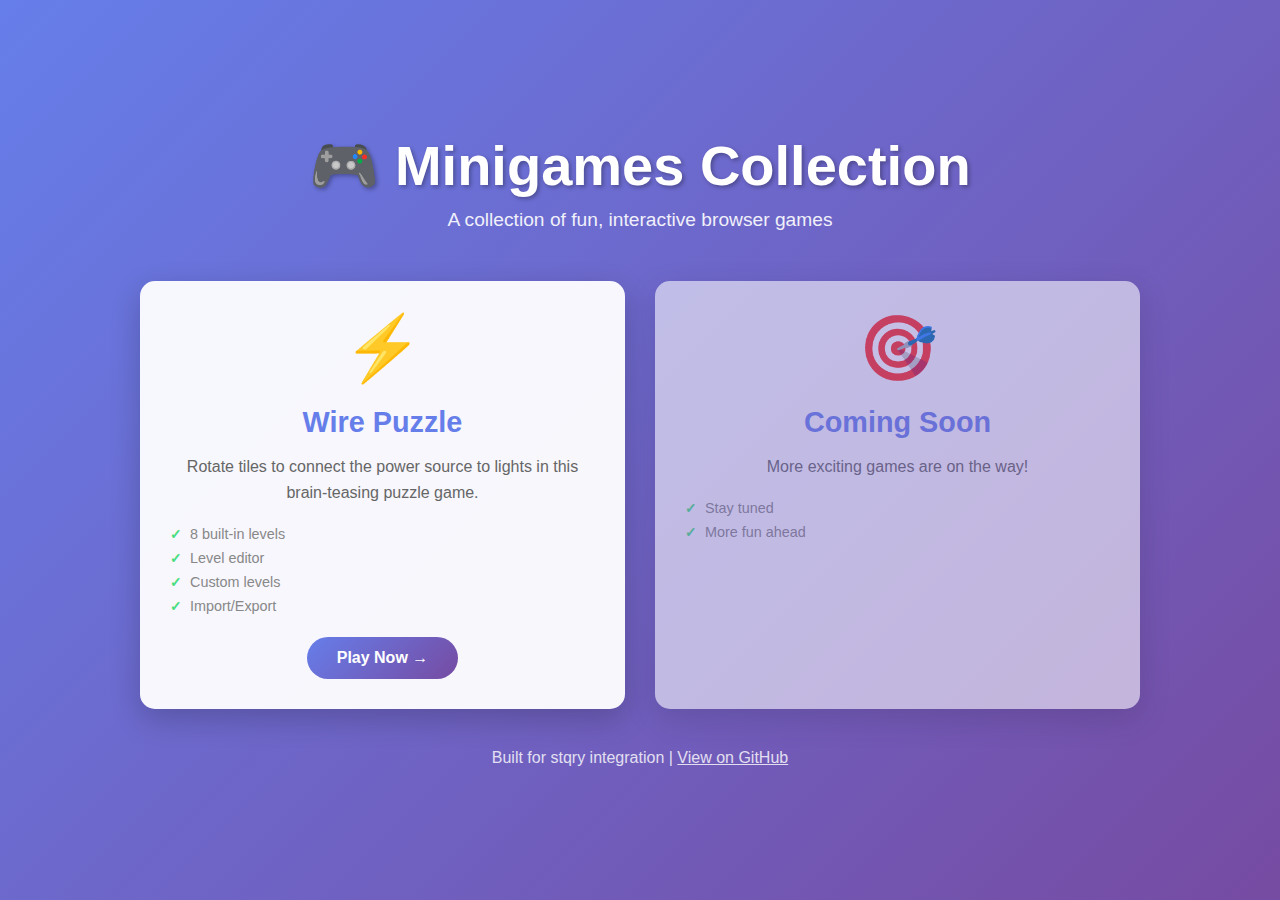
<file: index.html>
<!DOCTYPE html>
<html lang="en">
<head>
    <meta charset="UTF-8">
    <meta name="viewport" content="width=device-width, initial-scale=1.0">
    <title>Minigames Collection</title>
    <style>
        * {
            margin: 0;
            padding: 0;
            box-sizing: border-box;
        }

        body {
            font-family: 'Segoe UI', Tahoma, Geneva, Verdana, sans-serif;
            background: linear-gradient(135deg, #667eea 0%, #764ba2 100%);
            min-height: 100vh;
            display: flex;
            flex-direction: column;
            align-items: center;
            justify-content: center;
            padding: 20px;
        }

        .container {
            max-width: 1000px;
            width: 100%;
        }

        header {
            text-align: center;
            margin-bottom: 50px;
            color: #fff;
        }

        h1 {
            font-size: 3.5em;
            margin-bottom: 10px;
            text-shadow: 2px 2px 4px rgba(0, 0, 0, 0.3);
        }

        .subtitle {
            font-size: 1.2em;
            opacity: 0.9;
        }

        .games-grid {
            display: grid;
            grid-template-columns: repeat(auto-fit, minmax(300px, 1fr));
            gap: 30px;
            margin-bottom: 40px;
        }

        .game-card {
            background: rgba(255, 255, 255, 0.95);
            border-radius: 15px;
            padding: 30px;
            text-align: center;
            transition: transform 0.3s, box-shadow 0.3s;
            cursor: pointer;
            text-decoration: none;
            color: inherit;
            display: block;
            box-shadow: 0 10px 30px rgba(0, 0, 0, 0.2);
        }

        .game-card:hover {
            transform: translateY(-10px);
            box-shadow: 0 15px 40px rgba(0, 0, 0, 0.3);
        }

        .game-icon {
            font-size: 4em;
            margin-bottom: 20px;
        }

        .game-card h2 {
            font-size: 1.8em;
            margin-bottom: 15px;
            color: #667eea;
        }

        .game-card p {
            color: #666;
            line-height: 1.6;
            margin-bottom: 20px;
        }

        .game-features {
            list-style: none;
            text-align: left;
            color: #888;
            font-size: 0.9em;
        }

        .game-features li {
            margin: 8px 0;
            padding-left: 20px;
            position: relative;
        }

        .game-features li::before {
            content: "✓";
            position: absolute;
            left: 0;
            color: #4ade80;
            font-weight: bold;
        }

        .play-btn {
            display: inline-block;
            background: linear-gradient(135deg, #667eea 0%, #764ba2 100%);
            color: #fff;
            padding: 12px 30px;
            border-radius: 25px;
            text-decoration: none;
            font-weight: bold;
            margin-top: 15px;
            transition: transform 0.2s;
        }

        .play-btn:hover {
            transform: scale(1.05);
        }

        footer {
            text-align: center;
            color: #fff;
            opacity: 0.8;
            margin-top: 40px;
        }

        footer a {
            color: #fff;
            text-decoration: underline;
        }

        @media (max-width: 768px) {
            h1 {
                font-size: 2.5em;
            }

            .games-grid {
                grid-template-columns: 1fr;
            }
        }
    </style>
</head>
<body>
    <div class="container">
        <header>
            <h1>🎮 Minigames Collection</h1>
            <p class="subtitle">A collection of fun, interactive browser games</p>
        </header>

        <div class="games-grid">
            <a href="wire-puzzle/" class="game-card">
                <div class="game-icon">⚡</div>
                <h2>Wire Puzzle</h2>
                <p>Rotate tiles to connect the power source to lights in this brain-teasing puzzle game.</p>
                <ul class="game-features">
                    <li>8 built-in levels</li>
                    <li>Level editor</li>
                    <li>Custom levels</li>
                    <li>Import/Export</li>
                </ul>
                <span class="play-btn">Play Now →</span>
            </a>

            <!-- Placeholder for future games -->
            <div class="game-card" style="opacity: 0.6; cursor: default; pointer-events: none;">
                <div class="game-icon">🎯</div>
                <h2>Coming Soon</h2>
                <p>More exciting games are on the way!</p>
                <ul class="game-features">
                    <li>Stay tuned</li>
                    <li>More fun ahead</li>
                </ul>
            </div>
        </div>

        <footer>
            <p>Built for stqry integration | <a href="https://github.com/violet-lgtm/minigames" target="_blank">View on GitHub</a></p>
        </footer>
    </div>
</body>
</html>
</file>
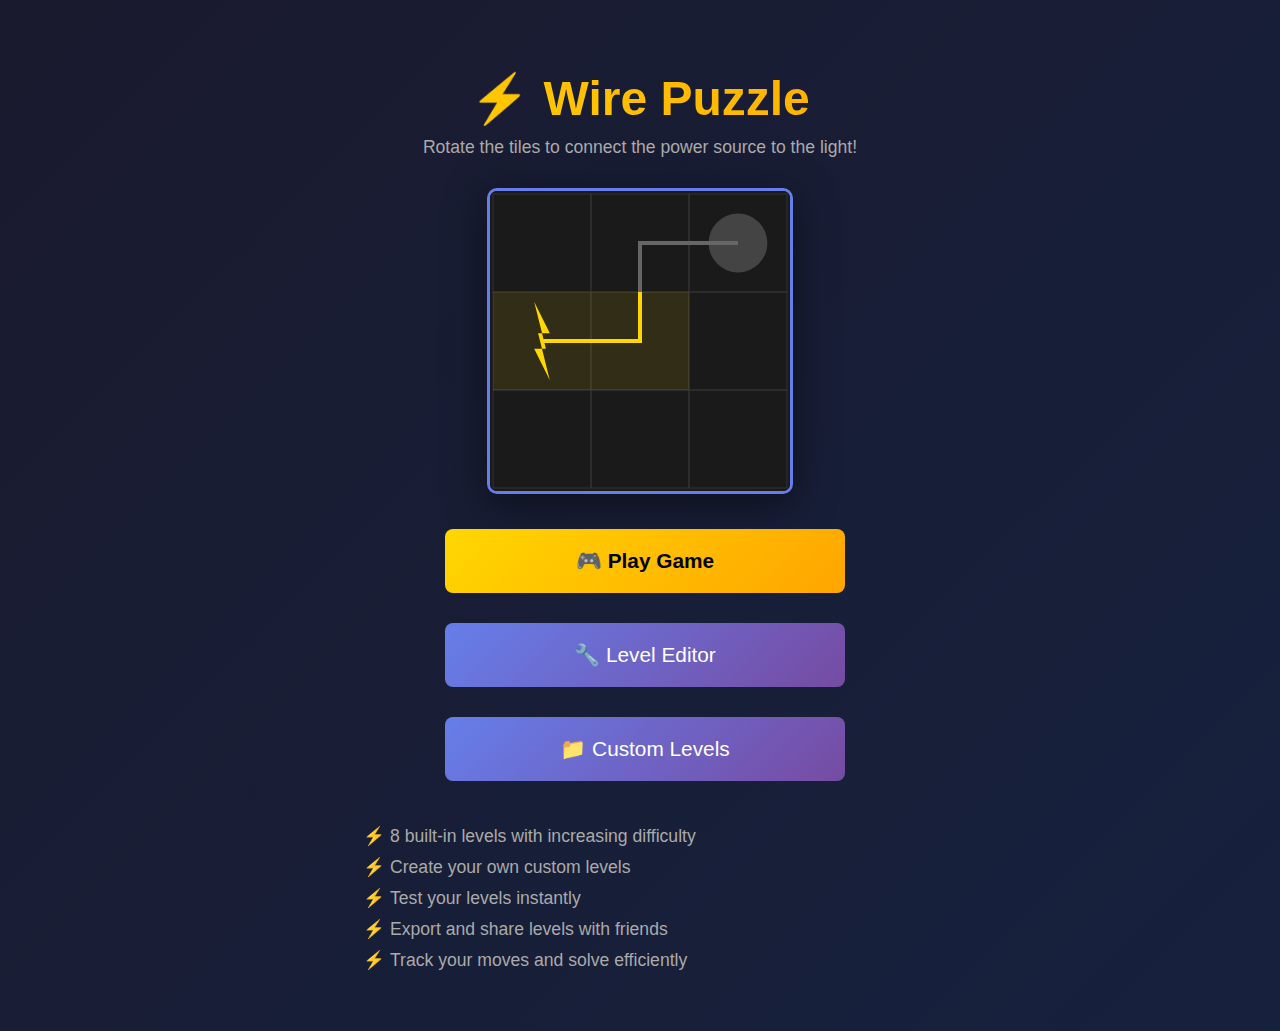
<file: wire-puzzle/index.html>
<!DOCTYPE html>
<html lang="en">
<head>
    <meta charset="UTF-8">
    <meta name="viewport" content="width=device-width, initial-scale=1.0, maximum-scale=1.0, user-scalable=no">
    <meta name="apple-mobile-web-app-capable" content="yes">
    <meta name="mobile-web-app-capable" content="yes">
    <title>Wire Puzzle - Connect the Power!</title>
    <link rel="stylesheet" href="css/common.css">
    <style>
        .menu-container {
            max-width: 800px;
            text-align: center;
        }

        .menu-buttons {
            display: flex;
            flex-direction: column;
            gap: 20px;
            max-width: 400px;
            margin: 0 auto;
        }

        .menu-btn {
            width: 100%;
            padding: 20px;
            font-size: 1.3em;
        }

        .feature-list {
            text-align: left;
            margin: 40px auto;
            max-width: 500px;
        }

        .feature-list li {
            color: #aaa;
            margin: 10px 0;
            font-size: 1.1em;
        }

        .feature-list li::marker {
            content: "⚡ ";
        }

        .preview-canvas {
            margin: 30px auto;
            display: block;
        }
    </style>
</head>
<body>
    <div class="container menu-container">
        <header>
            <h1>⚡ Wire Puzzle</h1>
            <p>Rotate the tiles to connect the power source to the light!</p>
        </header>

        <canvas id="previewCanvas" class="preview-canvas" width="300" height="300"></canvas>

        <div class="menu-buttons">
            <a href="game.html" class="btn btn-primary menu-btn">
                🎮 Play Game
            </a>
            <a href="editor.html" class="btn btn-secondary menu-btn">
                🔧 Level Editor
            </a>
            <a href="game.html?mode=custom" class="btn btn-secondary menu-btn">
                📁 Custom Levels
            </a>
        </div>

        <ul class="feature-list">
            <li>8 built-in levels with increasing difficulty</li>
            <li>Create your own custom levels</li>
            <li>Test your levels instantly</li>
            <li>Export and share levels with friends</li>
            <li>Track your moves and solve efficiently</li>
        </ul>
    </div>

    <script type="module">
        import { Renderer } from './js/core/renderer.js';
        import { ThemeManager } from './js/core/themes.js';

        // Initialize theme
        const themeManager = new ThemeManager();

        // Draw an animated demo puzzle on the preview canvas
        const canvas = document.getElementById('previewCanvas');
        const renderer = new Renderer(canvas, { width: 3, height: 3 });

        const demoTiles = [
            { type: 'power', x: 0, y: 1, rotation: 0, powered: true },
            { type: 'corner', x: 1, y: 1, rotation: 270, powered: true },
            { type: 'corner', x: 1, y: 0, rotation: 90, powered: true },
            { type: 'light', x: 2, y: 0, rotation: 0, powered: true }
        ];

        let animationStep = 0;

        function animate() {
            animationStep++;

            // Animate power flowing
            if (animationStep < 30) {
                demoTiles[0].powered = true;
                demoTiles[1].powered = false;
                demoTiles[2].powered = false;
                demoTiles[3].powered = false;
            } else if (animationStep < 60) {
                demoTiles[1].powered = true;
            } else if (animationStep < 90) {
                demoTiles[2].powered = true;
            } else if (animationStep < 120) {
                demoTiles[3].powered = true;
            } else {
                animationStep = 0;
            }

            renderer.drawGrid(demoTiles);
            requestAnimationFrame(animate);
        }

        animate();
    </script>
</body>
</html>
</file>
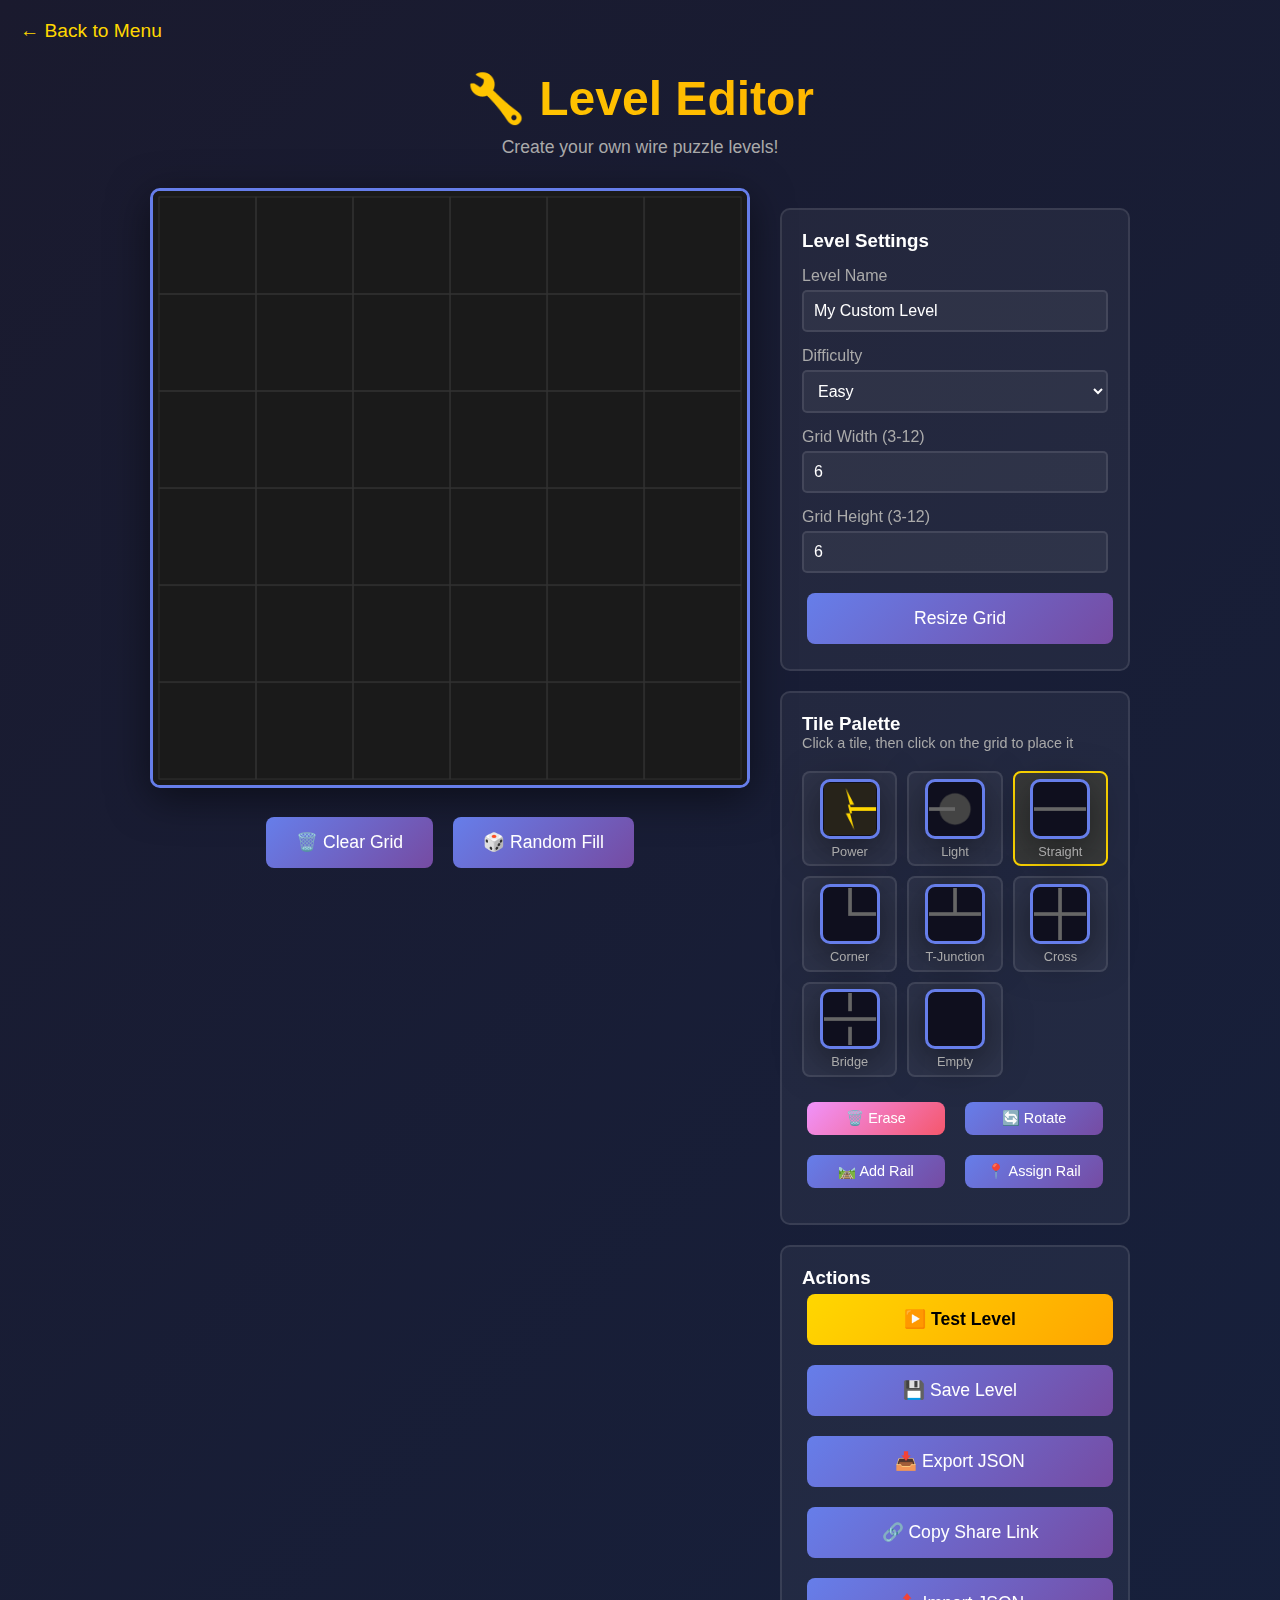
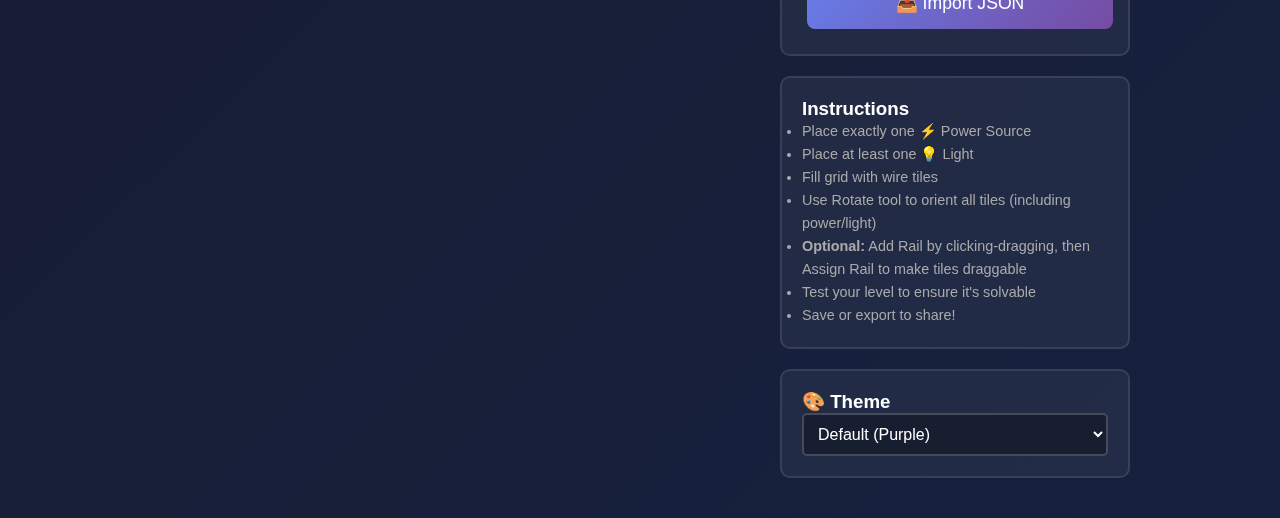
<file: wire-puzzle/editor.html>
<!DOCTYPE html>
<html lang="en">
<head>
    <meta charset="UTF-8">
    <meta name="viewport" content="width=device-width, initial-scale=1.0, maximum-scale=1.0, user-scalable=no">
    <meta name="apple-mobile-web-app-capable" content="yes">
    <meta name="mobile-web-app-capable" content="yes">
    <title>Wire Puzzle - Level Editor</title>
    <link rel="stylesheet" href="css/common.css">
    <style>
        .editor-container {
            display: flex;
            gap: 30px;
            align-items: flex-start;
            flex-wrap: wrap;
            justify-content: center;
        }

        #editorCanvas {
            width: 600px;
            height: 600px;
            touch-action: none;
            -webkit-tap-highlight-color: transparent;
        }

        .sidebar {
            min-width: 300px;
            max-width: 350px;
        }

        .tile-palette {
            display: grid;
            grid-template-columns: repeat(3, 1fr);
            gap: 10px;
            margin: 20px 0;
        }

        .tile-btn {
            aspect-ratio: 1;
            background: rgba(255, 255, 255, 0.05);
            border: 2px solid rgba(255, 255, 255, 0.1);
            border-radius: 8px;
            cursor: pointer;
            transition: all 0.2s;
            display: flex;
            align-items: center;
            justify-content: center;
            font-size: 0.8em;
            color: #aaa;
            flex-direction: column;
            gap: 5px;
        }

        .tile-btn canvas {
            width: 60px;
            height: 60px;
        }

        .tile-btn:hover {
            border-color: #667eea;
            transform: scale(1.05);
        }

        .tile-btn.active {
            border-color: #FFD700;
            background: rgba(255, 215, 0, 0.1);
        }

        .form-group {
            margin: 15px 0;
        }

        .form-group label {
            display: block;
            margin-bottom: 5px;
            color: #aaa;
        }

        .form-group input,
        .form-group select {
            width: 100%;
            padding: 10px;
            background: rgba(255, 255, 255, 0.05);
            border: 2px solid rgba(255, 255, 255, 0.1);
            border-radius: 5px;
            color: #fff;
            font-size: 1em;
        }

        .form-group input:focus,
        .form-group select:focus {
            outline: none;
            border-color: #667eea;
        }

        .tool-buttons {
            display: grid;
            grid-template-columns: 1fr 1fr;
            gap: 10px;
            margin: 10px 0;
        }

        .validation-message {
            padding: 10px;
            border-radius: 5px;
            margin: 10px 0;
            text-align: center;
        }

        .validation-error {
            background: rgba(248, 113, 113, 0.2);
            border: 2px solid #f87171;
            color: #f87171;
        }

        .validation-success {
            background: rgba(74, 222, 128, 0.2);
            border: 2px solid #4ade80;
            color: #4ade80;
        }

        @media (max-width: 1000px) {
            .editor-container {
                flex-direction: column;
            }

            #editorCanvas {
                width: 100%;
                max-width: 600px;
                height: auto;
                aspect-ratio: 1;
            }

            .sidebar {
                max-width: 100%;
            }
        }

        @media (max-width: 768px) {
            .container {
                padding: 10px;
            }

            .btn {
                min-height: 44px;
                font-size: 14px;
            }

            .tile-palette {
                gap: 8px;
            }

            .tile-btn {
                min-height: 44px;
                padding: 8px;
            }

            .info-panel {
                margin: 10px 0;
                padding: 15px;
            }

            header h1 {
                font-size: 1.8em;
            }

            input, select {
                min-height: 44px;
                font-size: 16px;
            }
        }
    </style>
</head>
<body>
    <a href="index.html" class="back-link">← Back to Menu</a>

    <div class="container">
        <header>
            <h1>🔧 Level Editor</h1>
            <p>Create your own wire puzzle levels!</p>
        </header>

        <div class="editor-container">
            <div>
                <canvas id="editorCanvas" width="600" height="600"></canvas>
                <div class="controls">
                    <button class="btn btn-secondary" id="clearBtn">🗑️ Clear Grid</button>
                    <button class="btn btn-secondary" id="fillRandomBtn">🎲 Random Fill</button>
                </div>
            </div>

            <div class="sidebar">
                <div class="info-panel">
                    <h3>Level Settings</h3>
                    <div class="form-group">
                        <label for="levelName">Level Name</label>
                        <input type="text" id="levelName" placeholder="My Awesome Level" value="My Custom Level">
                    </div>
                    <div class="form-group">
                        <label for="difficulty">Difficulty</label>
                        <select id="difficulty">
                            <option value="easy">Easy</option>
                            <option value="medium">Medium</option>
                            <option value="hard">Hard</option>
                        </select>
                    </div>
                    <div class="form-group">
                        <label for="gridWidth">Grid Width (3-12)</label>
                        <input type="number" id="gridWidth" min="3" max="12" value="6">
                    </div>
                    <div class="form-group">
                        <label for="gridHeight">Grid Height (3-12)</label>
                        <input type="number" id="gridHeight" min="3" max="12" value="6">
                    </div>
                    <button class="btn btn-secondary" id="resizeBtn" style="width: 100%;">Resize Grid</button>
                </div>

                <div class="info-panel">
                    <h3>Tile Palette</h3>
                    <p style="font-size: 0.9em; color: #aaa; margin-bottom: 10px;">
                        Click a tile, then click on the grid to place it
                    </p>
                    <div class="tile-palette" id="tilePalette"></div>
                    <div class="tool-buttons">
                        <button class="btn btn-small btn-danger" id="eraseBtn">🗑️ Erase</button>
                        <button class="btn btn-small btn-secondary" id="rotateBtn">🔄 Rotate</button>
                        <button class="btn btn-small btn-secondary" id="railBtn">🛤️ Add Rail</button>
                        <button class="btn btn-small btn-secondary" id="assignRailBtn">📍 Assign Rail</button>
                    </div>
                </div>

                <div class="info-panel">
                    <h3>Actions</h3>
                    <div id="validationMsg"></div>
                    <div style="display: flex; flex-direction: column; gap: 10px;">
                        <button class="btn btn-primary" id="testBtn" style="width: 100%;">▶️ Test Level</button>
                        <button class="btn btn-secondary" id="saveBtn" style="width: 100%;">💾 Save Level</button>
                        <button class="btn btn-secondary" id="exportBtn" style="width: 100%;">📥 Export JSON</button>
                        <button class="btn btn-secondary" id="shareLinkBtn" style="width: 100%;">🔗 Copy Share Link</button>
                        <label class="btn btn-secondary" style="width: 100%; text-align: center; cursor: pointer;">
                            📤 Import JSON
                            <input type="file" id="importInput" accept=".json" style="display: none;">
                        </label>
                    </div>
                </div>

                <div class="info-panel">
                    <h3>Instructions</h3>
                    <ul style="text-align: left; color: #aaa; font-size: 0.9em; line-height: 1.6;">
                        <li>Place exactly one ⚡ Power Source</li>
                        <li>Place at least one 💡 Light</li>
                        <li>Fill grid with wire tiles</li>
                        <li>Use Rotate tool to orient all tiles (including power/light)</li>
                        <li><strong>Optional:</strong> Add Rail by clicking-dragging, then Assign Rail to make tiles draggable</li>
                        <li>Test your level to ensure it's solvable</li>
                        <li>Save or export to share!</li>
                    </ul>
                </div>

                <div class="info-panel">
                    <h3>🎨 Theme</h3>
                    <select id="themeSelector" style="width: 100%; padding: 10px; font-size: 1em; border-radius: 5px; background: rgba(0,0,0,0.3); color: #fff; border: 2px solid rgba(255,255,255,0.2);">
                        <!-- Populated by JavaScript -->
                    </select>
                </div>
            </div>
        </div>
    </div>

    <script type="module">
        import { Renderer } from './js/core/renderer.js';
        import { Storage } from './js/core/storage.js';
        import { GameEngine } from './js/core/engine.js';
        import { ThemeManager } from './js/core/themes.js';

        const tileTypes = [
            { type: 'power', name: 'Power' },
            { type: 'light', name: 'Light' },
            { type: 'straight', name: 'Straight' },
            { type: 'corner', name: 'Corner' },
            { type: 't-junction', name: 'T-Junction' },
            { type: 'cross', name: 'Cross' },
            { type: 'bridge', name: 'Bridge' },
            { type: 'empty', name: 'Empty' }
        ];

        let gridSize = { width: 6, height: 6 };
        let tiles = [];
        let rails = [];
        let renderer = null;
        let selectedTool = 'place';
        let selectedTileType = 'straight';
        let hoveredCell = null;
        let editingLevelId = null;
        let railIdCounter = 0;
        let railCreationStart = null; // For creating rails by click-drag

        // Check if editing existing level
        const urlParams = new URLSearchParams(window.location.search);
        const editId = urlParams.get('edit');
        if (editId) {
            const level = Storage.getLevel(editId);
            if (level) {
                loadLevel(level);
            }
        }

        // Initialize theme manager
        const themeManager = new ThemeManager();
        initializeThemeSelector();

        initializeEditor();

        function initializeEditor() {
            const canvas = document.getElementById('editorCanvas');
            renderer = new Renderer(canvas, gridSize);

            // Initialize empty grid
            for (let y = 0; y < gridSize.height; y++) {
                for (let x = 0; x < gridSize.width; x++) {
                    tiles.push({ type: 'empty', x, y, rotation: 0 });
                }
            }

            createTilePalette();
            setupEventListeners();
            render();
        }

        function initializeThemeSelector() {
            const selector = document.getElementById('themeSelector');
            const themes = themeManager.getThemeList();

            themes.forEach(theme => {
                const option = document.createElement('option');
                option.value = theme.id;
                option.textContent = theme.name;
                if (theme.id === themeManager.currentTheme) {
                    option.selected = true;
                }
                selector.appendChild(option);
            });

            selector.addEventListener('change', (e) => {
                themeManager.applyTheme(e.target.value);
            });
        }

        function createTilePalette() {
            const palette = document.getElementById('tilePalette');
            palette.innerHTML = '';

            tileTypes.forEach(({ type, name }) => {
                const btn = document.createElement('button');
                btn.className = 'tile-btn';
                if (type === selectedTileType && selectedTool === 'place') {
                    btn.classList.add('active');
                }

                const canvas = document.createElement('canvas');
                canvas.width = 60;
                canvas.height = 60;
                const ctx = canvas.getContext('2d');
                const tempRenderer = new Renderer(canvas, { width: 1, height: 1 });
                tempRenderer.drawTile({ type, x: 0, y: 0, rotation: 0, powered: type === 'power' });

                const label = document.createElement('span');
                label.textContent = name;

                btn.appendChild(canvas);
                btn.appendChild(label);

                btn.addEventListener('click', () => {
                    selectedTool = 'place';
                    selectedTileType = type;
                    updateToolButtons();
                });

                palette.appendChild(btn);
            });
        }

        function setupEventListeners() {
            const canvas = document.getElementById('editorCanvas');

            // Helper function to get coordinates from mouse or touch event
            function getEventCoords(e) {
                const rect = canvas.getBoundingClientRect();
                let clientX, clientY;

                if (e.touches && e.touches.length > 0) {
                    clientX = e.touches[0].clientX;
                    clientY = e.touches[0].clientY;
                } else if (e.changedTouches && e.changedTouches.length > 0) {
                    clientX = e.changedTouches[0].clientX;
                    clientY = e.changedTouches[0].clientY;
                } else {
                    clientX = e.clientX;
                    clientY = e.clientY;
                }

                // Scale coordinates to match canvas internal resolution
                const scaleX = canvas.width / rect.width;
                const scaleY = canvas.height / rect.height;

                return {
                    x: (clientX - rect.left) * scaleX,
                    y: (clientY - rect.top) * scaleY
                };
            }

            // Unified move handler
            function handleMove(e) {
                const coords = getEventCoords(e);
                hoveredCell = renderer.screenToGrid(coords.x, coords.y);
                render();
            }

            // Unified start handler
            function handleStart(e) {
                if (selectedTool === 'rail') {
                    const coords = getEventCoords(e);
                    const gridPos = renderer.screenToGrid(coords.x, coords.y);
                    if (gridPos) {
                        railCreationStart = gridPos;
                        render();
                        e.preventDefault();
                    }
                }
            }

            // Unified end handler
            function handleEnd(e) {
                if (selectedTool === 'rail' && railCreationStart) {
                    const coords = getEventCoords(e);
                    const gridPos = renderer.screenToGrid(coords.x, coords.y);

                    if (gridPos) {
                        // Create rail if it's horizontal or vertical
                        const isHorizontal = railCreationStart.y === gridPos.y;
                        const isVertical = railCreationStart.x === gridPos.x;

                        if (isHorizontal && railCreationStart.x !== gridPos.x) {
                            const rail = {
                                id: `rail-${railIdCounter++}`,
                                type: 'horizontal',
                                y: railCreationStart.y,
                                xMin: Math.min(railCreationStart.x, gridPos.x),
                                xMax: Math.max(railCreationStart.x, gridPos.x)
                            };
                            rails.push(rail);
                        } else if (isVertical && railCreationStart.y !== gridPos.y) {
                            const rail = {
                                id: `rail-${railIdCounter++}`,
                                type: 'vertical',
                                x: railCreationStart.x,
                                yMin: Math.min(railCreationStart.y, gridPos.y),
                                yMax: Math.max(railCreationStart.y, gridPos.y)
                            };
                            rails.push(rail);
                        }
                    }

                    railCreationStart = null;
                    render();
                    e.preventDefault();
                } else {
                    // For non-rail tools, treat touchend as a tap
                    if (e.type === 'touchend') {
                        const coords = getEventCoords(e);
                        const gridPos = renderer.screenToGrid(coords.x, coords.y);
                        if (gridPos) {
                            handleGridClick(gridPos.x, gridPos.y);
                            e.preventDefault();
                        }
                    }
                }
            }

            // Unified tap/click handler (for mouse only, touch uses handleEnd)
            function handleTap(e) {
                // Skip if this is a synthesized click from touch
                if (e.type === 'click' && e.detail === 0) {
                    return;
                }

                const coords = getEventCoords(e);
                const gridPos = renderer.screenToGrid(coords.x, coords.y);
                if (gridPos) {
                    handleGridClick(gridPos.x, gridPos.y);
                }
            }

            // Mouse events
            canvas.addEventListener('mousemove', handleMove);
            canvas.addEventListener('mouseleave', () => {
                hoveredCell = null;
                railCreationStart = null;
                render();
            });
            canvas.addEventListener('mousedown', handleStart);
            canvas.addEventListener('mouseup', handleEnd);
            canvas.addEventListener('click', handleTap);

            // Touch events
            canvas.addEventListener('touchmove', handleMove, { passive: false });
            canvas.addEventListener('touchstart', handleStart, { passive: false });
            canvas.addEventListener('touchend', handleEnd, { passive: false });
            canvas.addEventListener('touchcancel', () => {
                hoveredCell = null;
                railCreationStart = null;
                render();
            }, { passive: false });

            document.getElementById('eraseBtn').addEventListener('click', () => {
                selectedTool = 'erase';
                updateToolButtons();
            });

            document.getElementById('rotateBtn').addEventListener('click', () => {
                selectedTool = 'rotate';
                updateToolButtons();
            });

            document.getElementById('railBtn').addEventListener('click', () => {
                selectedTool = 'rail';
                updateToolButtons();
            });

            document.getElementById('assignRailBtn').addEventListener('click', () => {
                selectedTool = 'assign-rail';
                updateToolButtons();
            });

            document.getElementById('clearBtn').addEventListener('click', clearGrid);
            document.getElementById('fillRandomBtn').addEventListener('click', fillRandom);
            document.getElementById('resizeBtn').addEventListener('click', resizeGrid);
            document.getElementById('testBtn').addEventListener('click', testLevel);
            document.getElementById('saveBtn').addEventListener('click', saveLevel);
            document.getElementById('exportBtn').addEventListener('click', exportLevel);
            document.getElementById('shareLinkBtn').addEventListener('click', copyShareLink);
            document.getElementById('importInput').addEventListener('change', importLevel);
        }

        function handleGridClick(x, y) {
            const tile = tiles.find(t => t.x === x && t.y === y);
            if (!tile) return;

            if (selectedTool === 'place') {
                // Remove existing power source if placing a new one
                if (selectedTileType === 'power') {
                    tiles.forEach(t => {
                        if (t.type === 'power' && (t.x !== x || t.y !== y)) {
                            t.type = 'empty';
                        }
                    });
                }

                tile.type = selectedTileType;
                tile.rotation = 0;
                tile.locked = (selectedTileType === 'power' || selectedTileType === 'light');
            } else if (selectedTool === 'erase') {
                tile.type = 'empty';
                tile.rotation = 0;
                tile.locked = false;
                delete tile.railId; // Remove rail assignment
            } else if (selectedTool === 'rotate') {
                if (tile.type !== 'empty') {
                    tile.rotation = (tile.rotation + 90) % 360;
                }
            } else if (selectedTool === 'assign-rail') {
                // Find rail at this position
                const rail = rails.find(r => {
                    if (r.type === 'horizontal') {
                        return r.y === y && x >= r.xMin && x <= r.xMax;
                    } else if (r.type === 'vertical') {
                        return r.x === x && y >= r.yMin && y <= r.yMax;
                    }
                    return false;
                });

                if (rail && tile.type !== 'empty') {
                    if (tile.railId === rail.id) {
                        // Toggle off
                        delete tile.railId;
                    } else {
                        // Assign to rail
                        tile.railId = rail.id;
                    }
                } else if (!rail) {
                    alert('No rail at this position. Create a rail first with the "Add Rail" tool.');
                }
            }

            render();
        }

        function updateToolButtons() {
            createTilePalette();
            document.getElementById('eraseBtn').style.opacity = selectedTool === 'erase' ? '1' : '0.6';
            document.getElementById('rotateBtn').style.opacity = selectedTool === 'rotate' ? '1' : '0.6';
            document.getElementById('railBtn').style.opacity = selectedTool === 'rail' ? '1' : '0.6';
            document.getElementById('assignRailBtn').style.opacity = selectedTool === 'assign-rail' ? '1' : '0.6';
        }

        function render() {
            renderer.drawGrid(tiles, rails);

            // Highlight hovered cell
            if (hoveredCell) {
                renderer.highlightCell(hoveredCell.x, hoveredCell.y);
            }

            // Highlight rail creation preview
            if (selectedTool === 'rail' && railCreationStart && hoveredCell) {
                const isHorizontal = railCreationStart.y === hoveredCell.y;
                const isVertical = railCreationStart.x === hoveredCell.x;

                if (isHorizontal || isVertical) {
                    // Draw preview rail
                    const ctx = renderer.ctx;
                    ctx.strokeStyle = 'rgba(102, 126, 234, 0.6)';
                    ctx.lineWidth = 3;
                    ctx.setLineDash([5, 5]);

                    if (isHorizontal) {
                        const y = renderer.offsetY + railCreationStart.y * renderer.cellSize + renderer.cellSize / 2;
                        const x1 = renderer.offsetX + Math.min(railCreationStart.x, hoveredCell.x) * renderer.cellSize + renderer.cellSize / 2;
                        const x2 = renderer.offsetX + Math.max(railCreationStart.x, hoveredCell.x) * renderer.cellSize + renderer.cellSize / 2;
                        ctx.beginPath();
                        ctx.moveTo(x1, y);
                        ctx.lineTo(x2, y);
                        ctx.stroke();
                    } else if (isVertical) {
                        const x = renderer.offsetX + railCreationStart.x * renderer.cellSize + renderer.cellSize / 2;
                        const y1 = renderer.offsetY + Math.min(railCreationStart.y, hoveredCell.y) * renderer.cellSize + renderer.cellSize / 2;
                        const y2 = renderer.offsetY + Math.max(railCreationStart.y, hoveredCell.y) * renderer.cellSize + renderer.cellSize / 2;
                        ctx.beginPath();
                        ctx.moveTo(x, y1);
                        ctx.lineTo(x, y2);
                        ctx.stroke();
                    }

                    ctx.setLineDash([]);
                }
            }
        }

        function clearGrid() {
            if (confirm('Clear the entire grid including rails?')) {
                tiles.forEach(tile => {
                    tile.type = 'empty';
                    tile.rotation = 0;
                    tile.locked = false;
                    delete tile.railId;
                });
                rails = [];
                render();
            }
        }

        function fillRandom() {
            const wireTypes = ['straight', 'corner', 't-junction', 'cross'];
            tiles.forEach(tile => {
                if (tile.type === 'empty') {
                    tile.type = wireTypes[Math.floor(Math.random() * wireTypes.length)];
                    tile.rotation = Math.floor(Math.random() * 4) * 90;
                }
            });
            render();
        }

        function resizeGrid() {
            const newWidth = parseInt(document.getElementById('gridWidth').value);
            const newHeight = parseInt(document.getElementById('gridHeight').value);

            if (newWidth < 3 || newWidth > 12 || newHeight < 3 || newHeight > 12) {
                alert('Grid size must be between 3 and 12');
                return;
            }

            gridSize = { width: newWidth, height: newHeight };
            tiles = [];
            rails = []; // Clear rails when resizing

            for (let y = 0; y < gridSize.height; y++) {
                for (let x = 0; x < gridSize.width; x++) {
                    tiles.push({ type: 'empty', x, y, rotation: 0 });
                }
            }

            renderer = new Renderer(document.getElementById('editorCanvas'), gridSize);
            render();
        }

        function validateLevel() {
            const validationMsg = document.getElementById('validationMsg');
            const errors = [];

            // Check for power source
            const powerSources = tiles.filter(t => t.type === 'power');
            if (powerSources.length === 0) {
                errors.push('Must have one power source');
            } else if (powerSources.length > 1) {
                errors.push('Can only have one power source');
            }

            // Check for lights
            const lights = tiles.filter(t => t.type === 'light');
            if (lights.length === 0) {
                errors.push('Must have at least one light');
            }

            // Check for some wire tiles
            const wires = tiles.filter(t => !['empty', 'power', 'light'].includes(t.type));
            if (wires.length === 0 && gridSize.width > 2) {
                errors.push('Should have some wire tiles');
            }

            if (errors.length > 0) {
                validationMsg.className = 'validation-message validation-error';
                validationMsg.innerHTML = errors.map(e => `❌ ${e}`).join('<br>');
                return false;
            } else {
                validationMsg.className = 'validation-message validation-success';
                validationMsg.textContent = '✓ Level is valid!';
                return true;
            }
        }

        function getLevelData() {
            return {
                id: editingLevelId || `custom-${Date.now()}`,
                name: document.getElementById('levelName').value || 'Untitled Level',
                difficulty: document.getElementById('difficulty').value,
                gridSize: { ...gridSize },
                tiles: tiles.filter(t => t.type !== 'empty').map(t => {
                    const tileData = {
                        type: t.type,
                        x: t.x,
                        y: t.y,
                        rotation: t.rotation,
                        locked: t.locked
                    };
                    if (t.railId) {
                        tileData.railId = t.railId;
                    }
                    return tileData;
                }),
                rails: rails.map(r => ({ ...r }))
            };
        }

        function testLevel() {
            if (!validateLevel()) {
                alert('Please fix the validation errors before testing.');
                return;
            }

            const level = getLevelData();
            Storage.setTestLevel(level);
            window.open('game.html', '_blank');
        }

        function saveLevel() {
            if (!validateLevel()) {
                alert('Please fix the validation errors before saving.');
                return;
            }

            const level = getLevelData();
            Storage.saveLevel(level);

            alert(`Level "${level.name}" saved successfully!`);
            editingLevelId = level.id;
        }

        function exportLevel() {
            if (!validateLevel()) {
                alert('Please fix the validation errors before exporting.');
                return;
            }

            const level = getLevelData();
            Storage.exportLevel(level);
        }

        function copyShareLink() {
            if (!validateLevel()) {
                alert('Please fix the validation errors before sharing.');
                return;
            }

            const level = getLevelData();
            const levelJson = JSON.stringify(level);
            const encoded = btoa(levelJson);

            // Get the base URL (same origin as current page)
            const baseUrl = window.location.origin + window.location.pathname.replace('editor.html', 'game.html');
            const shareUrl = `${baseUrl}?level=${encoded}`;

            // Copy to clipboard
            navigator.clipboard.writeText(shareUrl).then(() => {
                alert('Share link copied to clipboard!\n\nAnyone with this link can play your level.');
            }).catch(err => {
                // Fallback for older browsers
                const textarea = document.createElement('textarea');
                textarea.value = shareUrl;
                textarea.style.position = 'fixed';
                textarea.style.opacity = '0';
                document.body.appendChild(textarea);
                textarea.select();
                document.execCommand('copy');
                document.body.removeChild(textarea);
                alert('Share link copied to clipboard!\n\nAnyone with this link can play your level.');
            });
        }

        async function importLevel(e) {
            const file = e.target.files[0];
            if (!file) return;

            try {
                const level = await Storage.importLevel(file);
                loadLevel(level);
                alert(`Level "${level.name}" imported successfully!`);
            } catch (error) {
                alert(`Failed to import level: ${error.message}`);
            }

            e.target.value = '';
        }

        function loadLevel(level) {
            editingLevelId = level.id;
            document.getElementById('levelName').value = level.name;
            document.getElementById('difficulty').value = level.difficulty || 'easy';
            document.getElementById('gridWidth').value = level.gridSize.width;
            document.getElementById('gridHeight').value = level.gridSize.height;

            gridSize = { ...level.gridSize };
            tiles = [];
            rails = level.rails ? level.rails.map(r => ({ ...r })) : [];

            // Update rail ID counter
            if (rails.length > 0) {
                const maxId = Math.max(...rails.map(r => parseInt(r.id.split('-')[1]) || 0));
                railIdCounter = maxId + 1;
            }

            // Initialize empty grid
            for (let y = 0; y < gridSize.height; y++) {
                for (let x = 0; x < gridSize.width; x++) {
                    tiles.push({ type: 'empty', x, y, rotation: 0 });
                }
            }

            // Place level tiles
            level.tiles.forEach(levelTile => {
                const tile = tiles.find(t => t.x === levelTile.x && t.y === levelTile.y);
                if (tile) {
                    tile.type = levelTile.type;
                    tile.rotation = levelTile.rotation || 0;
                    tile.locked = levelTile.locked || false;
                    if (levelTile.railId) {
                        tile.railId = levelTile.railId;
                    }
                }
            });

            renderer = new Renderer(document.getElementById('editorCanvas'), gridSize);
            render();
            validateLevel();
        }
    </script>
</body>
</html>
</file>
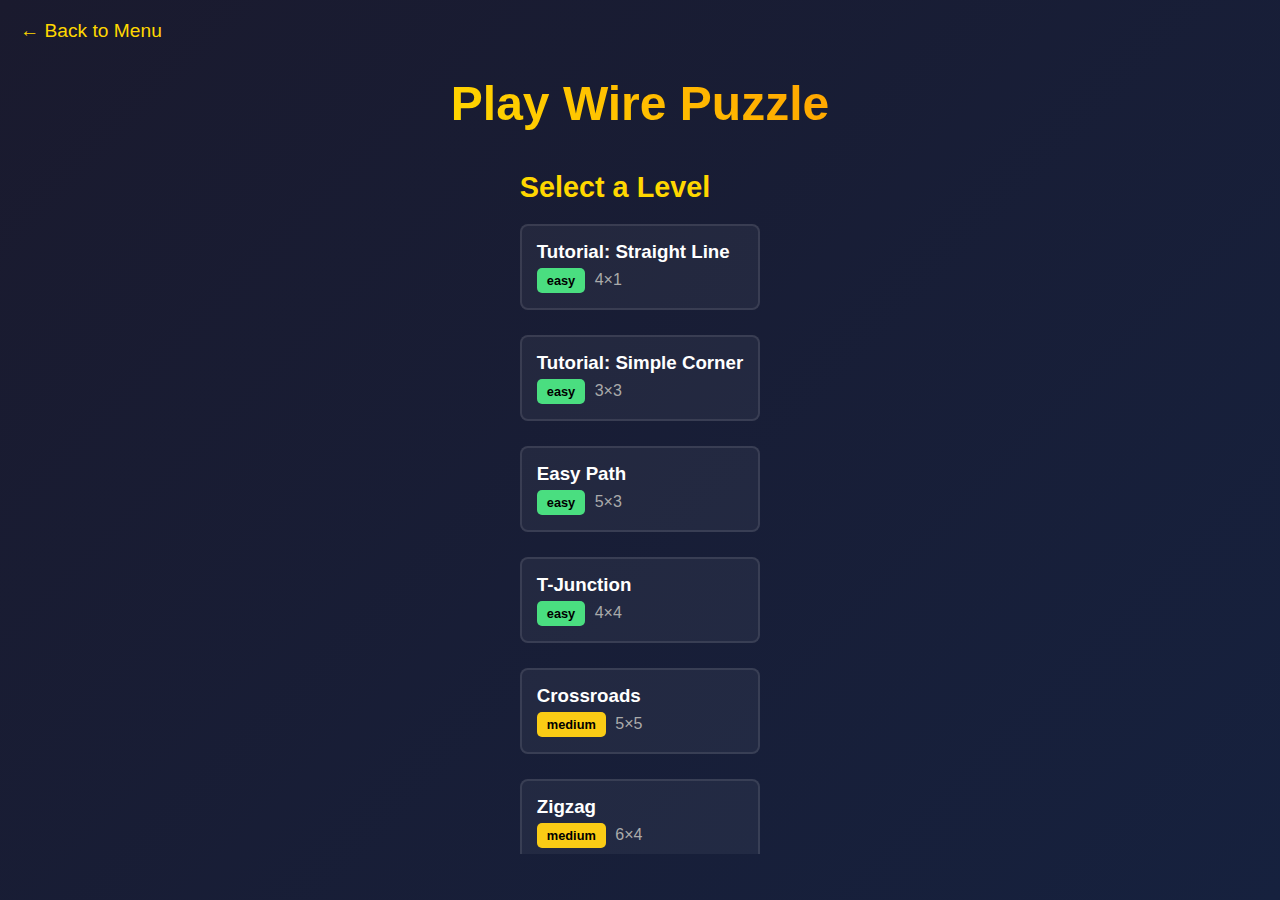
<file: wire-puzzle/game.html>
<!DOCTYPE html>
<html lang="en">
<head>
    <meta charset="UTF-8">
    <meta name="viewport" content="width=device-width, initial-scale=1.0, maximum-scale=1.0, user-scalable=no">
    <meta name="apple-mobile-web-app-capable" content="yes">
    <meta name="mobile-web-app-capable" content="yes">
    <title>Wire Puzzle - Play</title>
    <link rel="stylesheet" href="css/common.css">
    <style>
        .game-container {
            display: flex;
            flex-direction: column;
            align-items: center;
        }

        .game-area {
            display: flex;
            gap: 30px;
            align-items: flex-start;
            flex-wrap: wrap;
            justify-content: center;
        }

        #gameCanvas {
            width: 600px;
            height: 600px;
            touch-action: none;
            -webkit-tap-highlight-color: transparent;
        }

        .level-list {
            max-height: 70vh;
            overflow-y: auto;
            width: 100%;
        }

        .level-item {
            background: rgba(255, 255, 255, 0.05);
            border: 2px solid rgba(255, 255, 255, 0.1);
            border-radius: 8px;
            padding: 15px;
            margin-bottom: 10px;
            cursor: pointer;
            transition: all 0.2s;
            display: flex;
            justify-content: space-between;
            align-items: center;
        }

        .level-item:hover {
            border-color: #667eea;
            transform: translateX(5px);
        }

        .level-item.active {
            border-color: #FFD700;
            background: rgba(255, 215, 0, 0.1);
        }

        .level-info h3 {
            margin-bottom: 5px;
        }

        .level-actions {
            display: flex;
            gap: 5px;
        }

        .scrollable {
            max-height: 600px;
            overflow-y: auto;
            padding-right: 10px;
        }

        .scrollable::-webkit-scrollbar {
            width: 8px;
        }

        .scrollable::-webkit-scrollbar-track {
            background: rgba(255, 255, 255, 0.05);
            border-radius: 4px;
        }

        .scrollable::-webkit-scrollbar-thumb {
            background: #667eea;
            border-radius: 4px;
        }

        @media (max-width: 1000px) {
            .game-area {
                flex-direction: column;
            }

            #gameCanvas {
                width: 100%;
                max-width: 600px;
                height: auto;
                aspect-ratio: 1;
            }
        }

        @media (max-width: 768px) {
            .container {
                padding: 10px;
            }

            .controls {
                flex-wrap: wrap;
            }

            .btn {
                min-height: 44px;
                font-size: 14px;
            }

            .level-item {
                padding: 12px;
            }

            .info-panel {
                margin: 10px 0;
            }

            header h1 {
                font-size: 1.8em;
            }
        }
    </style>
</head>
<body>
    <a href="index.html" class="back-link">← Back to Menu</a>

    <div class="container game-container">
        <header>
            <h1 id="pageTitle">Play Wire Puzzle</h1>
        </header>

        <div id="levelSelector" style="display: none;">
            <h2 id="selectorTitle">Select a Level</h2>
            <div class="grid grid-2 level-list" id="levelList"></div>
        </div>

        <div id="gameArea" class="game-area" style="display: none;">
            <div>
                <canvas id="gameCanvas" width="600" height="600"></canvas>
                <div class="controls">
                    <button class="btn btn-secondary" id="resetBtn">🔄 Reset</button>
                    <button class="btn btn-secondary" id="shareLevelBtn" style="display: none;">🔗 Share</button>
                    <button class="btn btn-secondary" id="backBtn">← Back to Levels</button>
                </div>
            </div>

            <div>
                <div class="info-panel">
                    <h2 id="levelName">Level Name</h2>
                    <div class="stats">
                        <div class="stat">
                            <div class="stat-label">Moves</div>
                            <div class="stat-value" id="moveCount">0</div>
                        </div>
                        <div class="stat">
                            <div class="stat-label">Status</div>
                            <div class="stat-value" id="status">Solving...</div>
                        </div>
                    </div>
                </div>

                <div class="info-panel">
                    <h3>How to Play</h3>
                    <p style="text-align: left; margin: 10px 0;">
                        🖱️ Click on tiles to rotate them<br>
                        ⚡ Connect the power source to the light<br>
                        🎯 Solve in minimum moves!
                    </p>
                </div>
            </div>
        </div>
    </div>

    <div class="modal" id="winModal">
        <div class="modal-content">
            <div class="win-message">🎉 Level Complete!</div>
            <div class="stats">
                <div class="stat">
                    <div class="stat-label">Total Moves</div>
                    <div class="stat-value" id="finalMoves">0</div>
                </div>
            </div>
            <div class="controls">
                <button class="btn btn-primary" id="nextLevelBtn">Next Level →</button>
                <button class="btn btn-secondary" id="replayBtn">🔄 Replay</button>
                <button class="btn btn-secondary" id="menuBtn">← Back to Levels</button>
            </div>
        </div>
    </div>

    <script type="module">
        import { GameEngine } from './js/core/engine.js';
        import { Renderer } from './js/core/renderer.js';
        import { Storage } from './js/core/storage.js';
        import { builtInLevels } from './js/core/levels.js';
        import { ThemeManager } from './js/core/themes.js';

        // Initialize theme
        const themeManager = new ThemeManager();

        // Get URL parameters
        const urlParams = new URLSearchParams(window.location.search);
        const mode = urlParams.get('mode') || 'builtin';
        const levelParam = urlParams.get('level');
        const testLevel = Storage.getTestLevel();

        let levels = [];
        let currentLevelIndex = -1;
        let currentLevel = null; // Store current level for sharing
        let engine = null;
        let renderer = null;

        // Initialize
        if (levelParam) {
            // Load level from URL parameter
            try {
                const levelJson = atob(levelParam);
                const level = JSON.parse(levelJson);
                levels = [level];
                currentLevelIndex = 0;
                document.getElementById('pageTitle').textContent = 'Shared Level';
                document.getElementById('backBtn').textContent = '← Home';
                startGame(level);
            } catch (error) {
                console.error('Failed to load level from URL:', error);
                alert('Invalid level link. Please check the URL and try again.');
                levels = builtInLevels;
                showLevelSelector();
            }
        } else if (testLevel) {
            // Test mode - play test level immediately
            levels = [testLevel];
            currentLevelIndex = 0;
            document.getElementById('backBtn').textContent = '✕ Close Tab';
            startGame(testLevel);
        } else if (mode === 'custom') {
            document.getElementById('pageTitle').textContent = 'Custom Levels';
            document.getElementById('selectorTitle').textContent = 'Select a Custom Level';
            levels = Storage.getCustomLevels();
            showLevelSelector();
        } else {
            levels = builtInLevels;
            showLevelSelector();
        }

        function showLevelSelector() {
            document.getElementById('levelSelector').style.display = 'block';
            document.getElementById('gameArea').style.display = 'none';

            const levelList = document.getElementById('levelList');
            levelList.innerHTML = '';

            if (levels.length === 0) {
                levelList.innerHTML = '<div class="info-panel"><p>No custom levels found. Create one in the Level Editor!</p><a href="editor.html" class="btn btn-primary">Go to Editor</a></div>';
                return;
            }

            levels.forEach((level, index) => {
                const item = document.createElement('div');
                item.className = 'level-item';
                item.innerHTML = `
                    <div class="level-info">
                        <h3>${level.name}</h3>
                        <span class="badge badge-${level.difficulty || 'easy'}">${level.difficulty || 'easy'}</span>
                        <span style="color: #aaa;">${level.gridSize.width}×${level.gridSize.height}</span>
                    </div>
                    <div class="level-actions">
                        ${mode === 'custom' ? `
                            <button class="btn btn-small btn-secondary edit-btn" data-index="${index}">✏️ Edit</button>
                            <button class="btn btn-small btn-danger delete-btn" data-index="${index}">🗑️</button>
                        ` : ''}
                    </div>
                `;

                item.addEventListener('click', (e) => {
                    if (!e.target.classList.contains('btn')) {
                        currentLevelIndex = index;
                        startGame(level);
                    }
                });

                levelList.appendChild(item);
            });

            // Add event listeners for edit/delete buttons
            if (mode === 'custom') {
                document.querySelectorAll('.edit-btn').forEach(btn => {
                    btn.addEventListener('click', (e) => {
                        e.stopPropagation();
                        const index = parseInt(btn.dataset.index);
                        window.location.href = `editor.html?edit=${levels[index].id}`;
                    });
                });

                document.querySelectorAll('.delete-btn').forEach(btn => {
                    btn.addEventListener('click', (e) => {
                        e.stopPropagation();
                        const index = parseInt(btn.dataset.index);
                        if (confirm(`Delete level "${levels[index].name}"?`)) {
                            Storage.deleteLevel(levels[index].id);
                            levels = Storage.getCustomLevels();
                            showLevelSelector();
                        }
                    });
                });
            }
        }

        function startGame(level) {
            currentLevel = level; // Store for sharing
            document.getElementById('levelSelector').style.display = 'none';
            document.getElementById('gameArea').style.display = 'flex';
            document.getElementById('levelName').textContent = level.name;

            // Show share button for shared levels and custom levels
            const shareBtn = document.getElementById('shareLevelBtn');
            if (levelParam || mode === 'custom') {
                shareBtn.style.display = 'inline-block';
            } else {
                shareBtn.style.display = 'none';
            }

            const canvas = document.getElementById('gameCanvas');
            renderer = new Renderer(canvas, level.gridSize);
            engine = new GameEngine(level);

            engine.onUpdate = updateUI;

            // Handle canvas clicks
            // Drag handling for tiles on rails
            let draggedTile = null;
            let isDragging = false;
            let lastTapTime = 0;

            // Helper function to get coordinates from mouse or touch event
            function getEventCoords(e) {
                const rect = canvas.getBoundingClientRect();
                let clientX, clientY;

                if (e.touches && e.touches.length > 0) {
                    clientX = e.touches[0].clientX;
                    clientY = e.touches[0].clientY;
                } else if (e.changedTouches && e.changedTouches.length > 0) {
                    clientX = e.changedTouches[0].clientX;
                    clientY = e.changedTouches[0].clientY;
                } else {
                    clientX = e.clientX;
                    clientY = e.clientY;
                }

                // Scale coordinates to match canvas internal resolution
                const scaleX = canvas.width / rect.width;
                const scaleY = canvas.height / rect.height;

                return {
                    x: (clientX - rect.left) * scaleX,
                    y: (clientY - rect.top) * scaleY
                };
            }

            // Unified start handler for mouse and touch
            function handleStart(e) {
                const coords = getEventCoords(e);
                const gridPos = renderer.screenToGrid(coords.x, coords.y);
                if (gridPos) {
                    const tile = engine.getTileAt(gridPos.x, gridPos.y);
                    if (tile && tile.railId) {
                        // Start dragging
                        draggedTile = tile;
                        isDragging = true;
                        canvas.style.cursor = 'grabbing';
                        e.preventDefault();
                    }
                }
            }

            // Unified move handler for mouse and touch
            function handleMove(e) {
                const coords = getEventCoords(e);
                const gridPos = renderer.screenToGrid(coords.x, coords.y);

                if (isDragging && draggedTile && gridPos) {
                    // Get constrained position along rail
                    const newPos = engine.getConstrainedPosition(draggedTile, gridPos.x, gridPos.y);
                    if (newPos && (newPos.x !== draggedTile.x || newPos.y !== draggedTile.y)) {
                        engine.moveTile(draggedTile, newPos.x, newPos.y);
                    }
                    e.preventDefault();
                } else if (!isDragging && gridPos && !e.touches) {
                    // Update cursor for hovering over draggable tiles (mouse only)
                    const tile = engine.getTileAt(gridPos.x, gridPos.y);
                    canvas.style.cursor = (tile && tile.railId) ? 'grab' : 'pointer';
                }
            }

            // Unified end handler for mouse and touch
            function handleEnd(e) {
                if (isDragging) {
                    isDragging = false;
                    draggedTile = null;
                    canvas.style.cursor = 'pointer';
                    e.preventDefault();
                }
            }

            // Tap handler for rotation
            function handleTap(e) {
                const currentTime = new Date().getTime();
                const tapLength = currentTime - lastTapTime;

                if (isDragging || draggedTile) return; // Don't rotate if we just dragged

                const coords = getEventCoords(e);
                const gridPos = renderer.screenToGrid(coords.x, coords.y);
                if (gridPos) {
                    const tile = engine.getTileAt(gridPos.x, gridPos.y);
                    if (!tile || !tile.railId) {
                        // Only rotate if tile is not on a rail
                        engine.rotateTile(gridPos.x, gridPos.y);
                        e.preventDefault();
                    }
                }

                lastTapTime = currentTime;
            }

            // Mouse events
            canvas.addEventListener('mousedown', handleStart);
            canvas.addEventListener('mousemove', handleMove);
            canvas.addEventListener('mouseup', handleEnd);
            canvas.addEventListener('mouseleave', handleEnd);
            canvas.addEventListener('click', handleTap);

            // Touch events
            canvas.addEventListener('touchstart', handleStart, { passive: false });
            canvas.addEventListener('touchmove', handleMove, { passive: false });
            canvas.addEventListener('touchend', handleEnd, { passive: false });
            canvas.addEventListener('touchcancel', handleEnd, { passive: false });

            updateUI();
        }

        function updateUI() {
            const state = engine.getState();
            renderer.drawGrid(state.tiles, state.rails, engine);
            document.getElementById('moveCount').textContent = state.moveCount;
            document.getElementById('status').textContent = state.won ? '✓ Complete!' : 'Solving...';

            if (state.won) {
                setTimeout(showWinModal, 500);
            }
        }

        function showWinModal() {
            document.getElementById('finalMoves').textContent = engine.moveCount;
            document.getElementById('winModal').classList.add('active');

            // Hide next level button if this is the last level
            const nextBtn = document.getElementById('nextLevelBtn');
            nextBtn.style.display = (currentLevelIndex < levels.length - 1) ? 'inline-block' : 'none';
        }

        // Button handlers
        document.getElementById('resetBtn').addEventListener('click', () => {
            engine.reset();
        });

        document.getElementById('backBtn').addEventListener('click', () => {
            if (testLevel) {
                window.close();
            } else {
                showLevelSelector();
            }
        });

        document.getElementById('shareLevelBtn').addEventListener('click', () => {
            if (!currentLevel) {
                alert('No level to share!');
                return;
            }

            const levelJson = JSON.stringify(currentLevel);
            const encoded = btoa(levelJson);
            const baseUrl = window.location.origin + window.location.pathname;
            const shareUrl = `${baseUrl}?level=${encoded}`;

            // Copy to clipboard
            navigator.clipboard.writeText(shareUrl).then(() => {
                alert('Share link copied to clipboard!\n\nAnyone with this link can play this level.');
            }).catch(err => {
                // Fallback for older browsers
                const textarea = document.createElement('textarea');
                textarea.value = shareUrl;
                textarea.style.position = 'fixed';
                textarea.style.opacity = '0';
                document.body.appendChild(textarea);
                textarea.select();
                document.execCommand('copy');
                document.body.removeChild(textarea);
                alert('Share link copied to clipboard!\n\nAnyone with this link can play this level.');
            });
        });

        document.getElementById('nextLevelBtn').addEventListener('click', () => {
            document.getElementById('winModal').classList.remove('active');
            currentLevelIndex++;
            startGame(levels[currentLevelIndex]);
        });

        document.getElementById('replayBtn').addEventListener('click', () => {
            document.getElementById('winModal').classList.remove('active');
            engine.reset();
        });

        document.getElementById('menuBtn').addEventListener('click', () => {
            document.getElementById('winModal').classList.remove('active');
            showLevelSelector();
        });
    </script>
</body>
</html>
</file>
<file: wire-puzzle/css/common.css>
/* Wire Puzzle - Common Styles */

/* CSS Variables for theming */
:root {
    --bg-gradient-start: #1a1a2e;
    --bg-gradient-end: #16213e;
    --primary-color: #FFD700;
    --primary-gradient-start: #FFD700;
    --primary-gradient-end: #FFA500;
    --secondary-gradient-start: #667eea;
    --secondary-gradient-end: #764ba2;
    --accent-color: #667eea;
    --text-primary: #fff;
    --text-secondary: #aaa;
    --canvas-border: #667eea;
    --canvas-bg: #0f0f1e;
    --panel-bg: rgba(255, 255, 255, 0.05);
    --panel-border: rgba(255, 255, 255, 0.1);
}

* {
    margin: 0;
    padding: 0;
    box-sizing: border-box;
}

body {
    font-family: 'Segoe UI', Tahoma, Geneva, Verdana, sans-serif;
    background: linear-gradient(135deg, var(--bg-gradient-start) 0%, var(--bg-gradient-end) 100%);
    color: var(--text-primary);
    min-height: 100vh;
    display: flex;
    flex-direction: column;
    align-items: center;
    justify-content: center;
}

.container {
    max-width: 1200px;
    width: 100%;
    padding: 20px;
    padding-top: 70px;
}

header {
    text-align: center;
    margin-bottom: 30px;
}

h1 {
    font-size: 3em;
    margin-bottom: 10px;
    background: linear-gradient(45deg, var(--primary-gradient-start), var(--primary-gradient-end));
    -webkit-background-clip: text;
    -webkit-text-fill-color: transparent;
    background-clip: text;
}

h2 {
    font-size: 1.8em;
    margin-bottom: 20px;
    color: var(--primary-color);
}

p {
    color: var(--text-secondary);
    margin-bottom: 30px;
    font-size: 1.1em;
}

/* Buttons */
.btn {
    background: linear-gradient(135deg, var(--secondary-gradient-start) 0%, var(--secondary-gradient-end) 100%);
    color: var(--text-primary);
    border: none;
    padding: 15px 30px;
    font-size: 1.1em;
    border-radius: 8px;
    cursor: pointer;
    transition: transform 0.2s, box-shadow 0.2s;
    text-decoration: none;
    display: inline-block;
    margin: 5px;
}

.btn:hover {
    transform: translateY(-2px);
    box-shadow: 0 5px 20px rgba(102, 126, 234, 0.4);
}

.btn:active {
    transform: translateY(0);
}

.btn-primary {
    background: linear-gradient(135deg, var(--primary-gradient-start) 0%, var(--primary-gradient-end) 100%);
    color: #000;
    font-weight: bold;
}

.btn-secondary {
    background: linear-gradient(135deg, var(--secondary-gradient-start) 0%, var(--secondary-gradient-end) 100%);
}

.btn-danger {
    background: linear-gradient(135deg, #f093fb 0%, #f5576c 100%);
}

.btn-small {
    padding: 8px 16px;
    font-size: 0.9em;
}

/* Canvas */
canvas {
    border: 3px solid var(--canvas-border);
    border-radius: 10px;
    background: var(--canvas-bg);
    box-shadow: 0 10px 40px rgba(0, 0, 0, 0.5);
    cursor: pointer;
}

/* Info panels */
.info-panel {
    background: var(--panel-bg);
    border: 2px solid var(--panel-border);
    border-radius: 10px;
    padding: 20px;
    margin: 20px 0;
}

.stats {
    display: flex;
    justify-content: space-around;
    flex-wrap: wrap;
    gap: 20px;
}

.stat {
    text-align: center;
}

.stat-label {
    color: var(--text-secondary);
    font-size: 0.9em;
    margin-bottom: 5px;
}

.stat-value {
    font-size: 2em;
    font-weight: bold;
    color: var(--primary-color);
}

/* Grid layout */
.grid {
    display: grid;
    gap: 15px;
    margin: 20px 0;
}

.grid-2 {
    grid-template-columns: repeat(auto-fit, minmax(200px, 1fr));
}

.grid-3 {
    grid-template-columns: repeat(auto-fit, minmax(150px, 1fr));
}

/* Card */
.card {
    background: var(--panel-bg);
    border: 2px solid var(--panel-border);
    border-radius: 10px;
    padding: 20px;
    transition: transform 0.2s, border-color 0.2s;
    cursor: pointer;
}

.card:hover {
    transform: translateY(-5px);
    border-color: var(--accent-color);
}

.card h3 {
    color: var(--primary-color);
    margin-bottom: 10px;
}

.card p {
    color: var(--text-secondary);
    font-size: 0.9em;
    margin: 0;
}

/* Badge */
.badge {
    display: inline-block;
    padding: 5px 10px;
    border-radius: 5px;
    font-size: 0.8em;
    font-weight: bold;
    margin-right: 5px;
}

.badge-easy {
    background: #4ade80;
    color: #000;
}

.badge-medium {
    background: #facc15;
    color: #000;
}

.badge-hard {
    background: #f87171;
    color: #000;
}

/* Controls */
.controls {
    display: flex;
    justify-content: center;
    gap: 10px;
    flex-wrap: wrap;
    margin: 20px 0;
}

/* Modal */
.modal {
    display: none;
    position: fixed;
    top: 0;
    left: 0;
    width: 100%;
    height: 100%;
    background: rgba(0, 0, 0, 0.8);
    z-index: 1000;
    align-items: center;
    justify-content: center;
}

.modal.active {
    display: flex;
}

.modal-content {
    background: linear-gradient(135deg, var(--bg-gradient-start) 0%, var(--bg-gradient-end) 100%);
    border: 3px solid var(--accent-color);
    border-radius: 15px;
    padding: 40px;
    max-width: 500px;
    text-align: center;
    animation: modalFadeIn 0.3s;
}

@keyframes modalFadeIn {
    from {
        opacity: 0;
        transform: scale(0.8);
    }
    to {
        opacity: 1;
        transform: scale(1);
    }
}

/* Win animation */
.win-message {
    font-size: 2.5em;
    color: var(--primary-color);
    margin-bottom: 20px;
    animation: pulse 1s infinite;
}

@keyframes pulse {
    0%, 100% {
        transform: scale(1);
    }
    50% {
        transform: scale(1.1);
    }
}

/* Back link */
.back-link {
    position: absolute;
    top: 20px;
    left: 20px;
    color: var(--primary-color);
    text-decoration: none;
    font-size: 1.2em;
    display: flex;
    align-items: center;
    gap: 5px;
    transition: transform 0.2s;
    z-index: 100;
}

.back-link:hover {
    transform: translateX(-5px);
}

/* Responsive */
@media (max-width: 768px) {
    h1 {
        font-size: 2em;
    }

    h2 {
        font-size: 1.3em;
    }

    canvas {
        max-width: 100%;
    }

    .btn {
        padding: 12px 24px;
        font-size: 1em;
    }
}
</file>
